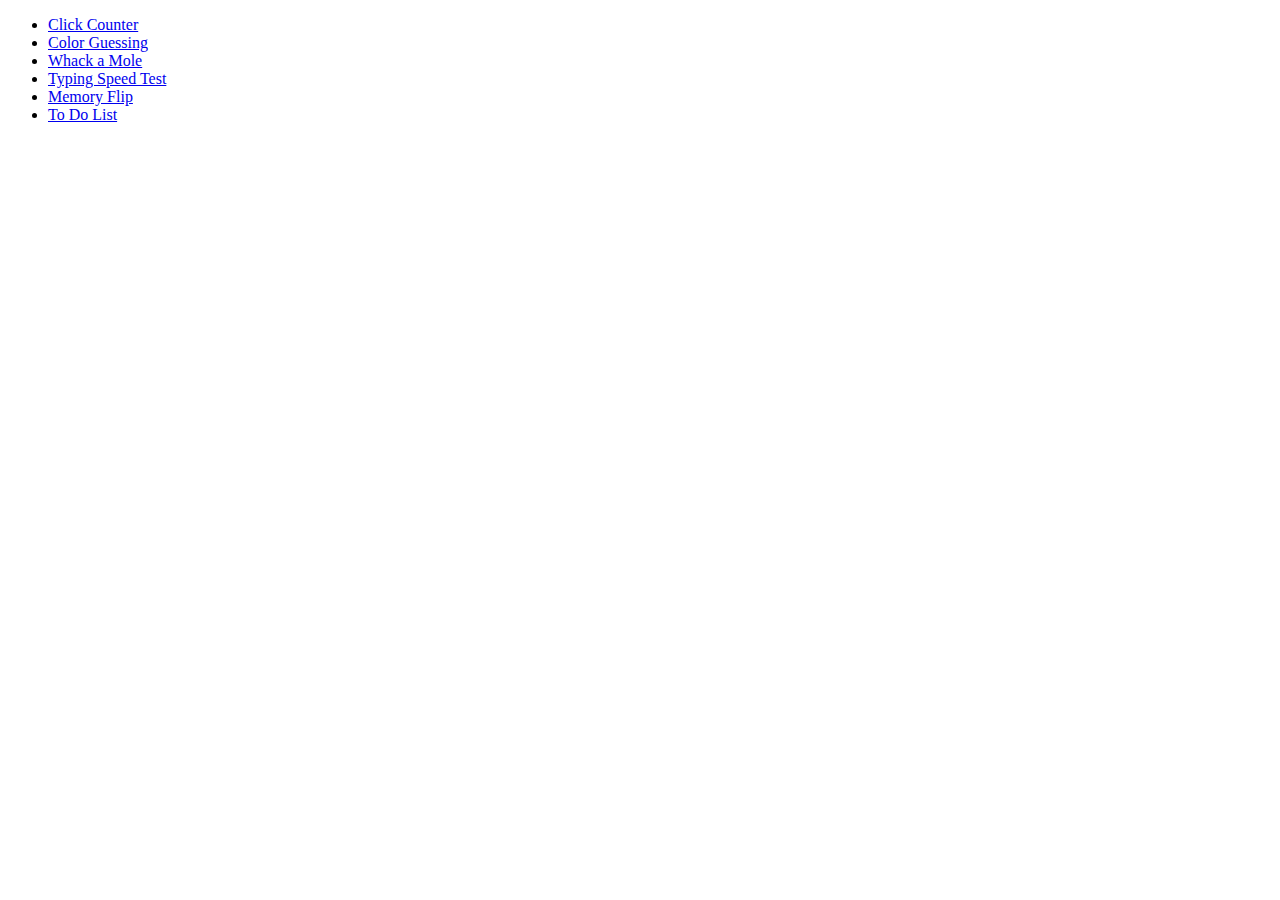
<file: index.html>
<!DOCTYPE html>
<html lang="en">
<head>
    <meta charset="UTF-8">
    <meta name="viewport" content="width=device-width, initial-scale=1.0">
    <title>Game</title>
</head>
<body>
    <div class="container">
        <ul>
            <li><a href="./01CounterClick/index.html">Click Counter</a></li>
            <li><a href="./02ColorGuessing/index.html">Color Guessing</a></li>
            <li><a href="./03Whack-a-Mole/index.html">Whack a Mole</a></li>
            <li><a href="./04TypingSpeedTest/index.html">Typing Speed Test</a></li>
            <li><a href="./05MemoryFlipCard/index.html">Memory Flip</a></li>
            <li><a href="./06ToDoChallenge/index.html">To Do List</a></li>
        </ul>
    </div>
</body>
</html>
</file>
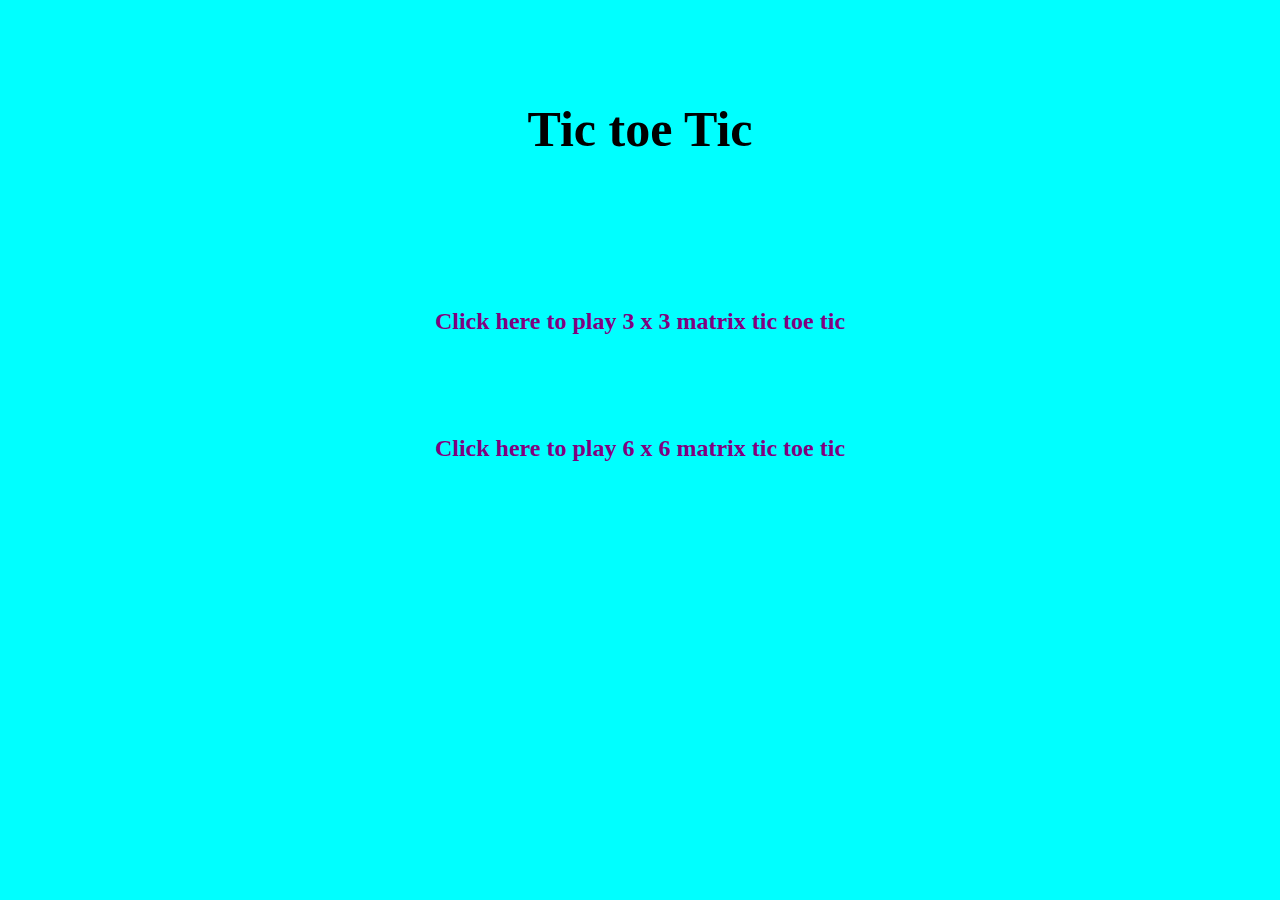
<file: 00Tic-Toe-Tic/index.html>
<!DOCTYPE html>
<html lang="en">
<head>
    <meta charset="UTF-8">
    <meta name="viewport" content="width=device-width, initial-scale=1.0">
    <title>Tic toe Tic</title>
    <link rel="stylesheet" href="style.css">
</head>
<body>
    <h1>Tic toe Tic</h1>

    <div>
        <div class="3">
            <h2><a href="./3-3.html">Click here to play 3 x 3 matrix tic toe tic</a></h2>
        </div>
        <div class="6">
            <h2><a href="./6-6.html">Click here to play 6 x 6 matrix tic toe tic</a></h2>
        </div>
    </div>
</body>
</html>
</file>
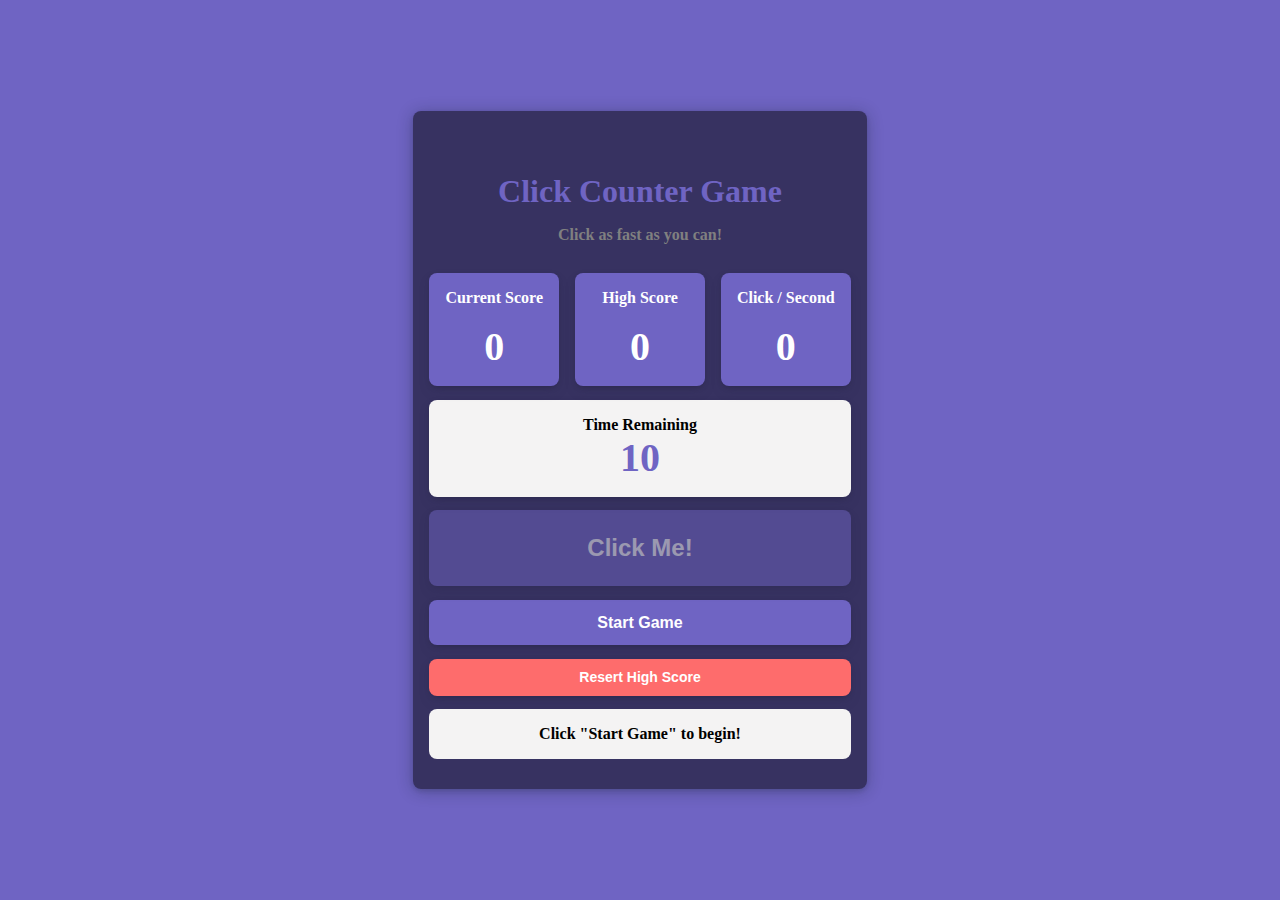
<file: 01CounterClick/index.html>
<!DOCTYPE html>
<html lang="en">

<head>
    <meta charset="UTF-8">
    <meta name="viewport" content="width=device-width, initial-scale=1.0">
    <title>Click Counter</title>
    <link rel="stylesheet" href="style.css">
</head>

<body>
    <div class="container">
        <div>
            <h1>Click Counter Game</h1>
            <p class="subtitle">Click as fast as you can!</p>
        </div>

        <!-- Score section -->
        <div class="score-section">
            <div class="score-box">
                <h2>Current Score</h2>
                <div id="currentScore" class="score">8</div>
            </div>
            <div class="score-box">
                <h2>High Score</h2>
                <div id="highScore" class="score">8</div>
            </div>
            <div class="score-box">
                <h2>Click / Second</h2>
                <div id="cpsScore" class="score">0.00</div>
            </div>
        </div>

        <!-- timer display -->
        <div class="timer-section">
            <h2>Time Remaining</h2>
            <div id="timer" class="timer">10</div>
        </div>

        <!-- Game buttons -->
        <div class="button-section">
            <button id="clickButton" class="click-btn" disabled>
                Click Me!
            </button>
            <button id="startButton" class="start-btn">
                Start Game
            </button>
            <button id="resetButton" class="reset-btn">
                Resert High Score
            </button>
            <div class="pauseResume">
                <button id="pauseButton" class="pauseResumeBtn" disabled>
                    Pause button
                </button>
                <button id="resumeButton" class="pauseResumeBtn" disabled>
                    Resume button
                </button>
            </div>
        </div>

        <!-- Game Status msg -->
        <div id="statusmessage" class="status-message">
            Click "Start Game" to begin!
        </div>
    </div>
    <div class="vdocontainer">
        <video src="https://cdn.pixabay.com/video/2019/10/09/27669-365224683_large.mp4" id="vdo" autoplay loop muted></video>
    </div>

    <script src="./script.js"></script>
</body>

</html>
</file>
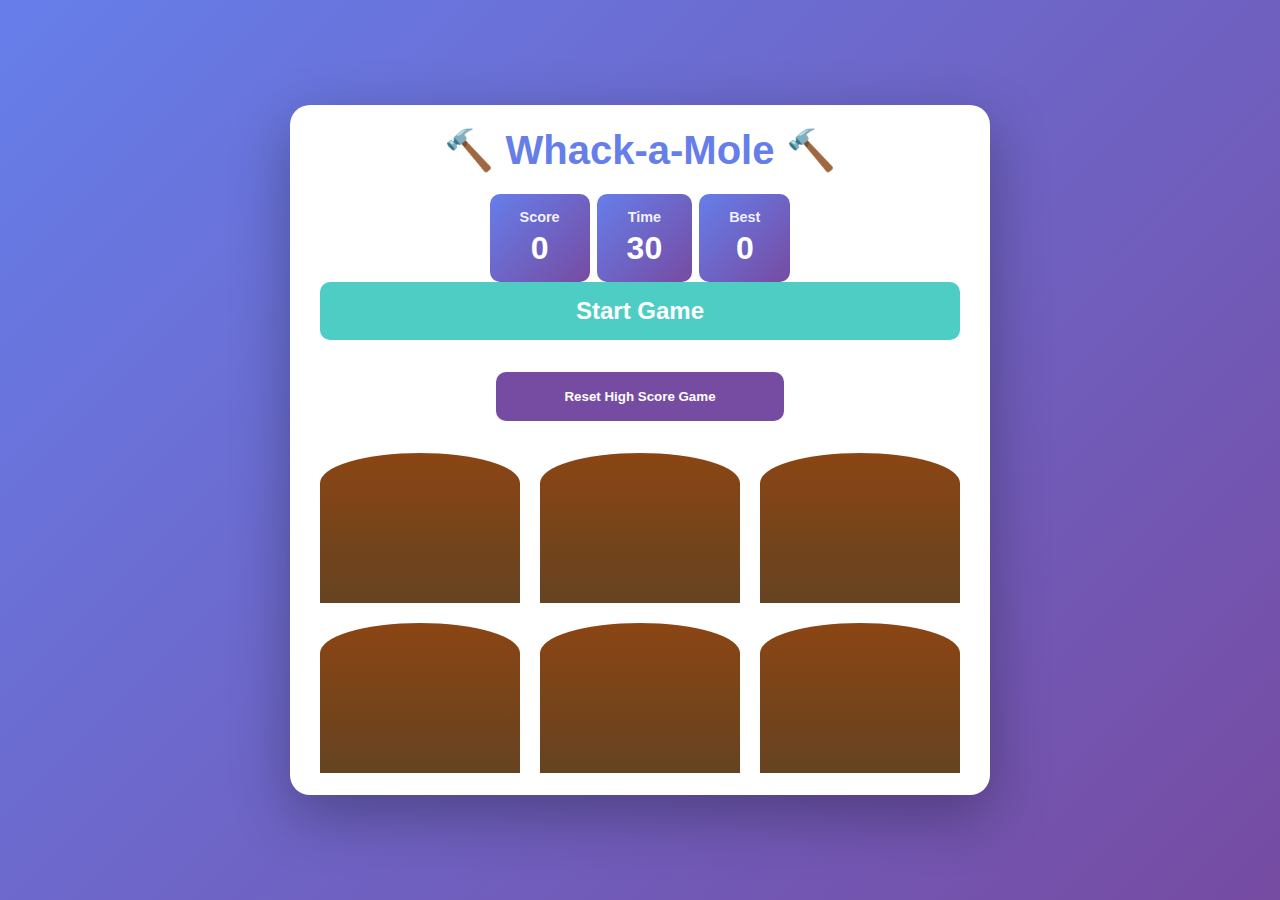
<file: 03Whack-a-Mole/index.html>
<!DOCTYPE html>
<html lang="en">
<head>
    <meta charset="UTF-8">
    <meta name="viewport" content="width=device-width, initial-scale=1.0">
    <title>Whack-a-Mole Game</title>
    <link rel="stylesheet" href="style.css">
</head>
<body>
    <div class="container">
        <h1>🔨 Whack-a-Mole 🔨</h1>
        
        <div class="scoreboard">
            <div class="score-box">
                <h3>Score</h3>
                <div id="score">0</div>
            </div>
            <div class="score-box">
                <h3>Time</h3>
                <div id="timeLeft">30</div>
            </div>
            <div class="score-box">
                <h3>Best</h3>
                <div id="maxScore">0</div>
            </div>
        </div>
        
        <button id="startBtn" class="start-btn">Start Game</button>
        
        <div class="additionalBtn">
            <button id="pauseBtn" class="pause-btn" disabled>Pause Game</button>
            <button id="resumeBtn" class="resume-btn" disabled>Resume Game</button>
            <button id="resetBtn" class="reset-btn">Reset High Score Game</button>
        </div>
        
        <div class="game-board">
            <div class="hole" id="hole1">
                <div class="mole"></div>
            </div>
            <div class="hole" id="hole2">
                <div class="mole"></div>
            </div>
            <div class="hole" id="hole3">
                <div class="mole"></div>
            </div>
            <div class="hole" id="hole4">
                <div class="mole"></div>
            </div>
            <div class="hole" id="hole5">
                <div class="mole"></div>
            </div>
            <div class="hole" id="hole6">
                <div class="mole"></div>
            </div>
        </div>
    </div>
    
    <script src="script.js"></script>
</body>
</html>
</file>
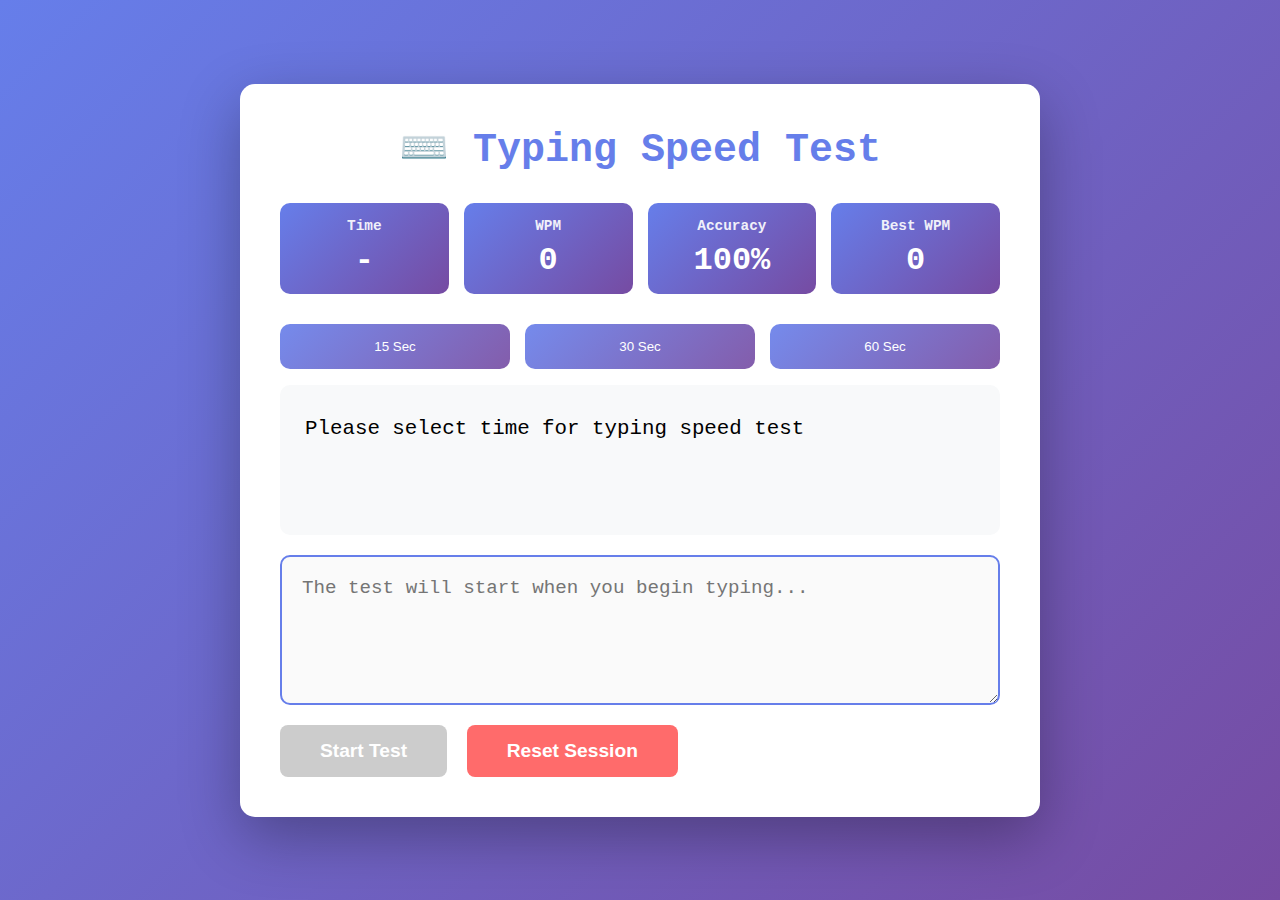
<file: 04TypingSpeedTest/index.html>
<!DOCTYPE html>
<html lang="en">

<head>
    <meta charset="UTF-8">
    <meta name="viewport" content="width=device-width, initial-scale=1.0">
    <title>Typing Speed Test</title>
    <link rel="stylesheet" href="style.css">
</head>

<body>
    <div class="container">
        <h1>⌨️ Typing Speed Test</h1>

        <div class="stats-bar">
            <div class="stat-box">
                <h3>Time</h3>
                <div id="timer">-</div>
            </div>
            <div class="stat-box">
                <h3>WPM</h3>
                <div id="wpm">0</div>
            </div>
            <div class="stat-box">
                <h3>Accuracy</h3>
                <div id="accuracy">100%</div>
            </div>
            <div class="stat-box">
                <h3>Best WPM</h3>
                <div id="bestWPM">0</div>
            </div>
        </div>

        <div class="time-select-bar">
            <button id="_15">15 Sec</button>
            <button id="_30">30 Sec</button>
            <button id="_60">60 Sec</button>
        </div>

        <div class="text-display" id="textDisplay">
            Please select time for typing speed test
        </div>

        <textarea id="typingArea" placeholder="The test will start when you begin typing..." disabled></textarea>

        <button id="startBtn" class="start-btn" disabled>Start Test</button>
        <button id="resetBtn" class="reset-btn">Reset Session</button>
    </div>

    <script src="script.js"></script>
</body>

</html>
</file>
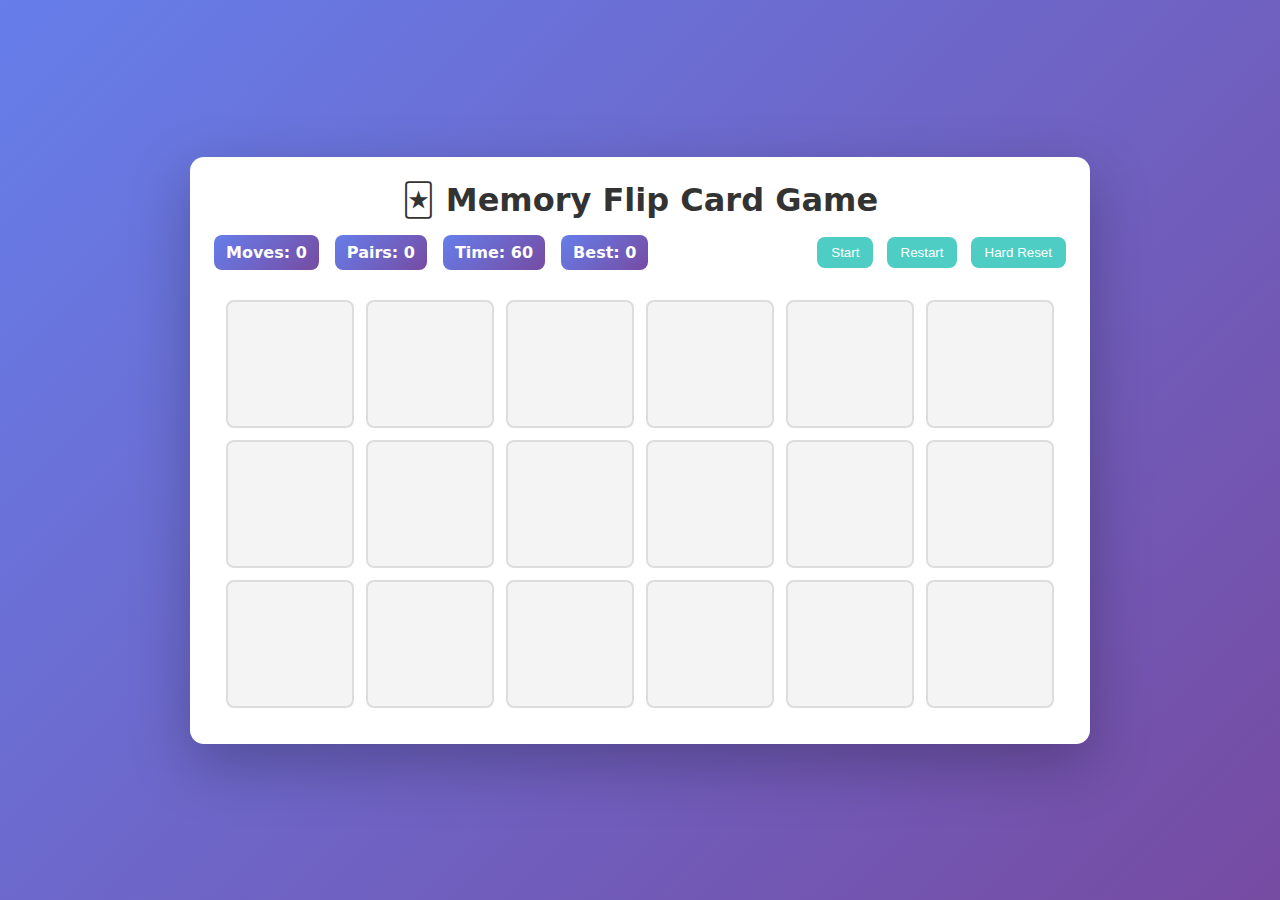
<file: 05MemoryFlipCard/index.html>
<!DOCTYPE html>
<html lang="en">
<head>
    <meta charset="utf-8" />
    <meta name="viewport" content="width=device-width,initial-scale=1" />
    <title>Memory Flip Card Game</title>
    <link rel="stylesheet" href="style.css" />
</head>
<body>
    <div class="container">
        <h1>🃏 Memory Flip Card Game</h1>

        <div class="controls">
            <div class="scoreboard">
                <div>Moves: <span id="moves">0</span></div>
                <div>Pairs: <span id="pairs">0</span></div>
                <div>Time: <span id="timeLeft">60</span></div>
                <div id="bestBadge">Best: <span id="bestScore">-</span></div>
            </div>

            <div class="buttons">
                <button id="startBtn">Start</button>
                <button id="restartBtn">Restart</button>
                <button id="resetBtn">Hard Reset</button>
            </div>
        </div>

        <div class="board" id="board"></div>

        <div id="countdownOverlay" class="overlay"></div>
    </div>

    <script src="script.js"></script>
</body>
</html>
</file>
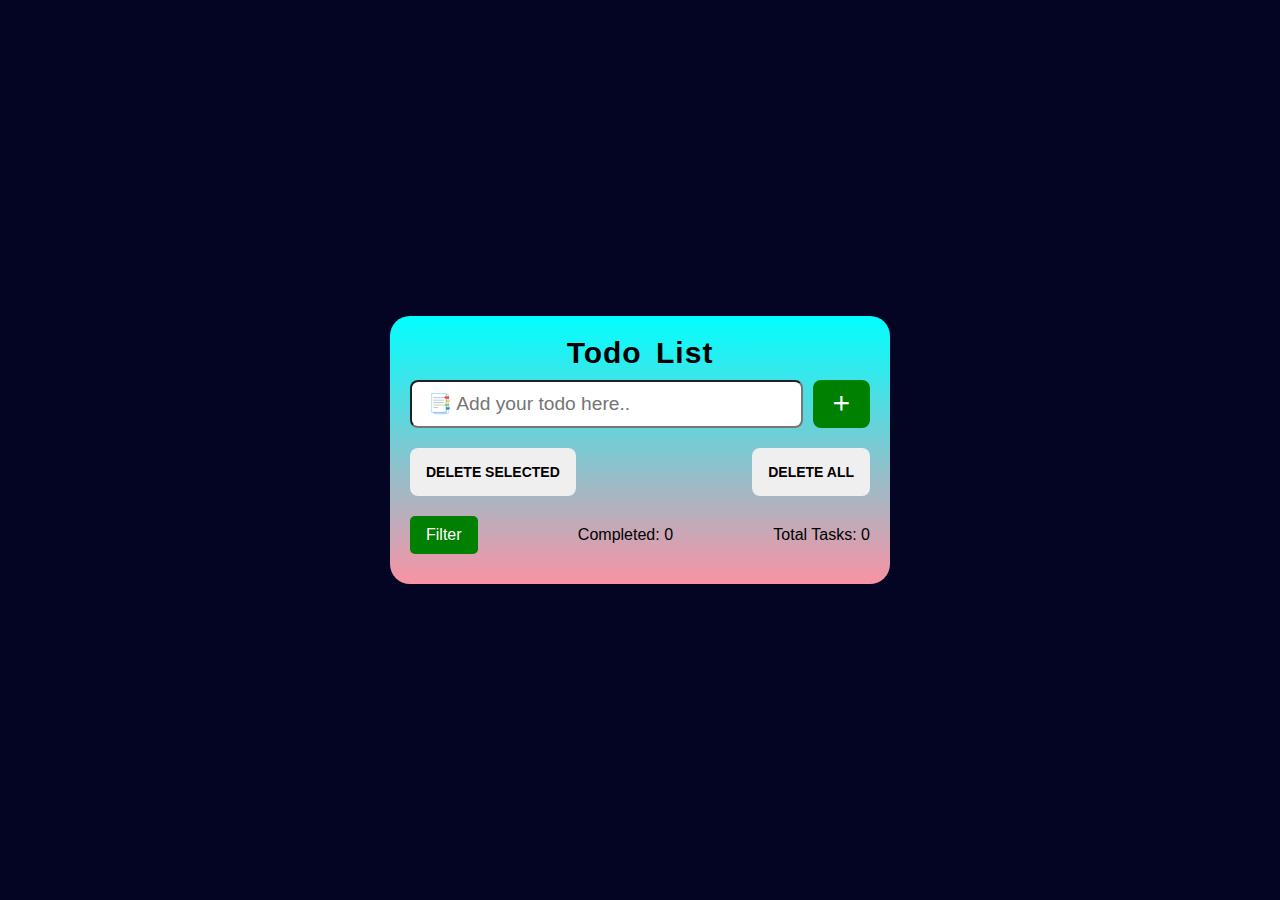
<file: 06ToDoChallenge/index.html>
<!DOCTYPE html>
<html lang="en" data-theme="bumblebee">

<head>
    <meta charset="UTF-8">
    <meta http-equiv="X-UA-Compatible" content="IE=edge">
    <meta name="viewport" content="width=device-width, initial-scale=1.0">
    <!-- css -->
    <link rel="stylesheet" href="style.css">
    <!--Icons-->
    <link href='https://unpkg.com/boxicons@2.1.2/css/boxicons.min.css' rel='stylesheet'>
    <link rel="icon" type="image/x-icon" href="to do.png">

    <title>Todolist</title>
</head>

<body>

    <!-- main todo container -->
    <div class="container">
        <!-- header that has input and add button -->
        <header>
            <h1>Todo List</h1>

            <div class="input-section">
                <input id="todo-input" type="text" placeholder="📑 Add your todo here.."
                    class="input w-full max-w-xs" />
                <button id="add-button" class="btn btn-add ">
                    <i class="bx bx-plus bx-sm"></i>
                </button>
            </div>
        </header>

        <!-- delete buttons -->

        <div class="todos-filter">

            <button id="delete-selected" class="btn btn-ghost delete-selected-btn">
                Delete Selected
            </button>
            <button id="delete-all" class="btn btn-ghost delete-all-btn">
                Delete All
            </button>
        </div>


        <!-- this is the dynamic content which dds ups all the todos -->
        <ul id="all-todos" class="todos-list">

        </ul>


        <!-- dropdown throgh which we can apply filters -->
        <div class="filters">
            <div class="dropdown">
                <button class="dropbtn">Filter</button>
                <div class="dropdown-content">
                    <a href="#" id="all">All</a>
                    <a href="#" id="rem">Pending</a>
                    <a href="#" id="com">Completed</a>
                </div>
            </div>

            <!-- value showing completed task and all -->
            <div class="completed-task">
                <p>Completed: <span id="c-count">0</span></p>
            </div>
            <div class="remaining-task">
                <p>Total Tasks: <span id="r-count">0</span></p>
            </div>
        </div>
    </div>

    <!-- JS -->
    <script src="script.js"></script>

</body>

</html>
</file>
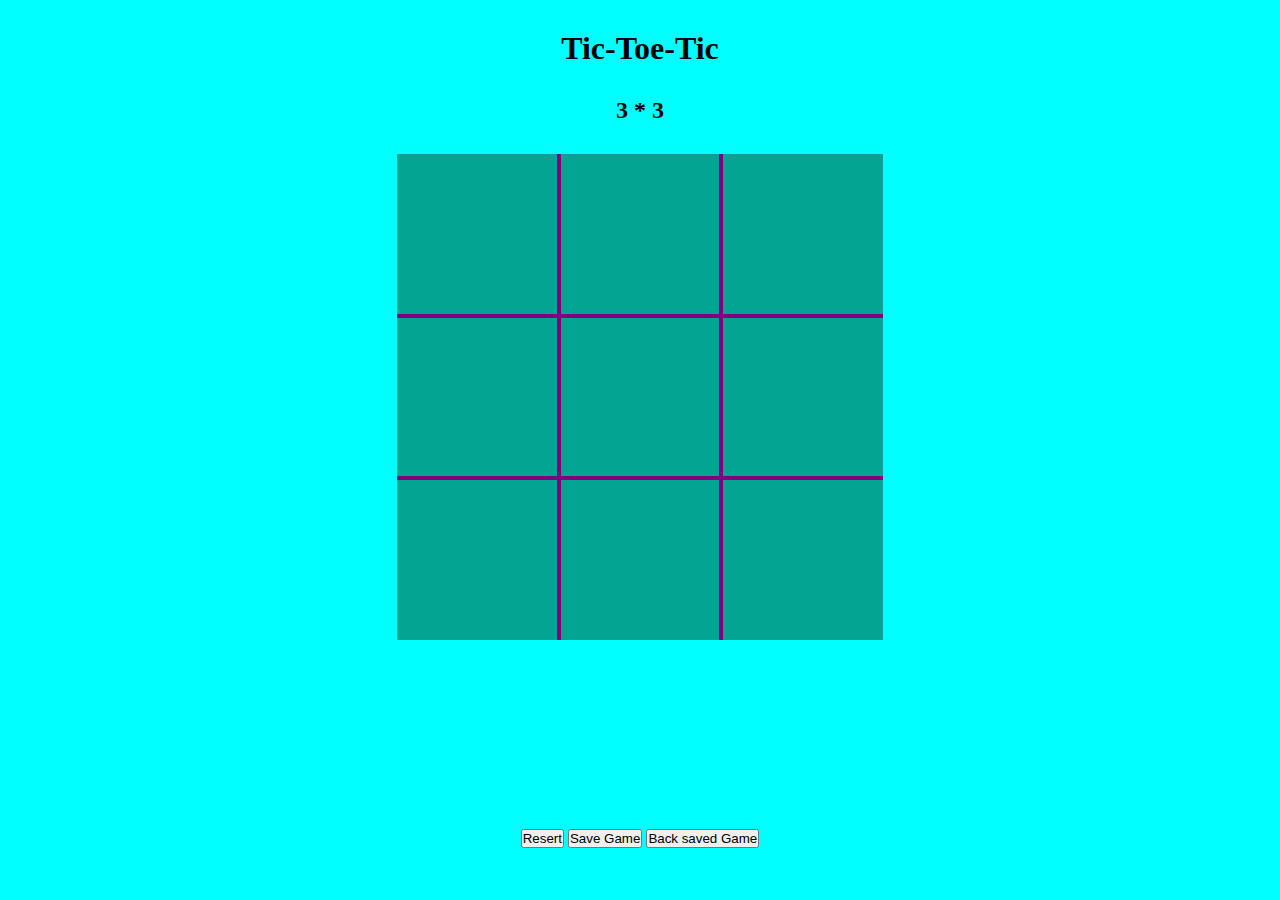
<file: 00Tic-Toe-Tic/3-3.html>
<!DOCTYPE html>
<html lang="en">
<head>
    <meta charset="UTF-8">
    <meta name="viewport" content="width=device-width, initial-scale=1.0">
    <title> 3 * 3</title>
    <link rel="stylesheet" href="style3.css">
</head>
<body>
    <h1 class="head">Tic-Toe-Tic</h1>
    <h2 class="head">3 * 3</h2>
    <div class="container">
        <div class="game">
            <button class="btn l t"></button>
            <button class="btn t"></button>
            <button class="btn t r "></button>
            <button class="btn l"></button>
            <button class="btn"></button>
            <button class="btn r"></button>
            <button class="btn b l"></button>
            <button class="btn b"></button>
            <button class="btn b r"></button>
            <div class="winner">
                <div class="winnerprint"></div>
            </div>
        </div>
    </div>
    <button class="resert">Resert</button>
    <button id="saveSession">Save Game</button>
    <button id="backSave">Back saved Game</button>

    <script src="./script3.js"></script>
</body>
</html>
</file>
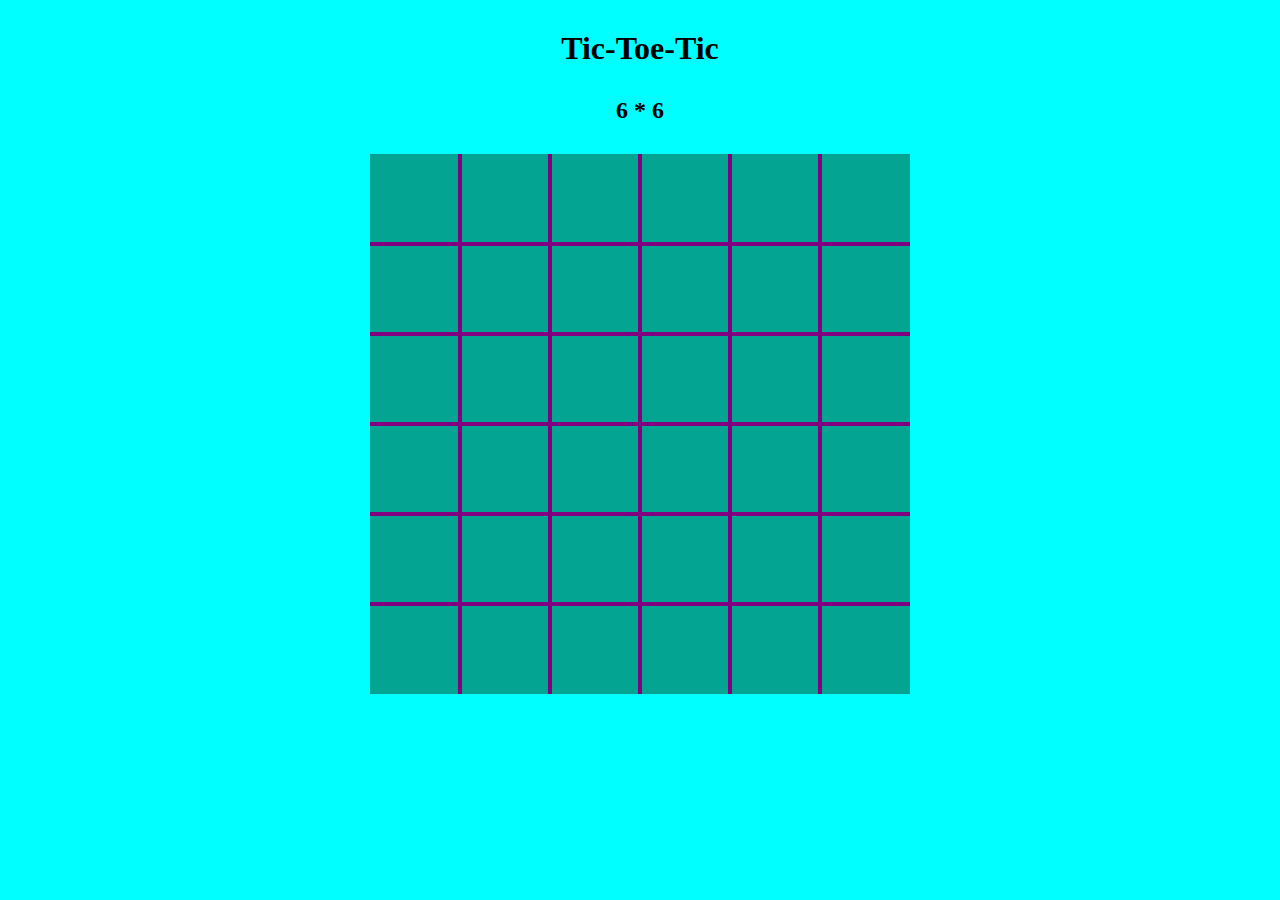
<file: 00Tic-Toe-Tic/6-6.html>
<!DOCTYPE html>
<html lang="en">
<head>
    <meta charset="UTF-8">
    <meta name="viewport" content="width=device-width, initial-scale=1.0">
    <title>6 * 6</title>
    <link rel="stylesheet" href="style6.css">
</head>
<body>
    <h1 class="head">Tic-Toe-Tic</h1>
    <h2 class="head">6 * 6</h2>
    <div class="container">
        <div class="game">
            <button class="btn t l"></button>
            <button class="btn t"></button>
            <button class="btn t"></button>
            <button class="btn t"></button>
            <button class="btn t"></button>
            <button class="btn r t"></button>
            <button class="btn l"></button>
            <button class="btn"></button>
            <button class="btn"></button>
            <button class="btn"></button>
            <button class="btn"></button>
            <button class="btn r"></button>
            <button class="btn l"></button>
            <button class="btn"></button>
            <button class="btn"></button>
            <button class="btn"></button>
            <button class="btn"></button>
            <button class="btn r"></button>
            <button class="btn l"></button>
            <button class="btn"></button>
            <button class="btn"></button>
            <button class="btn"></button>
            <button class="btn"></button>
            <button class="btn r"></button>
            <button class="btn l"></button>
            <button class="btn"></button>
            <button class="btn"></button>
            <button class="btn"></button>
            <button class="btn"></button>
            <button class="btn r"></button>
            <button class="btn b l"></button>
            <button class="btn b"></button>
            <button class="btn b"></button>
            <button class="btn b"></button>
            <button class="btn b"></button>
            <button class="btn r b"></button>
            
        </div>
        <div class="winner">
            <div class="winnerprint"></div>
        </div>
    </div>
    <!-- <button class="resert">Resert</button> -->

    <script src="./script6.js"></script>
</body>
</html>
</file>
<file: 00Tic-Toe-Tic/style.css>
*{
    margin: 0;
    padding: 0;
}
body{
    background-color: aqua;
    text-align: center;
}

h1{
    padding: 100px;
    font-size: 50px;
}

h2{
    padding: 50px;
}

a{
    text-decoration: none;
    color: purple;
}
a:hover{
    zoom: 1.1;
    color: rgb(225, 13, 225);
}
</file>
<file: 01CounterClick/style.css>
:root{
    --primary-color: rgba(111, 100, 195,1);
    --margin-all: 0.85rem 0;
}

*{
    margin: 0;
    padding: 0;
}

.container > div{
    margin: var(--margin-all);
}


h1{
    padding: 1em 0 0;
    color: var(--primary-color);
    opacity: 1;
}

.subtitle{
    padding: 1em 0;
    color: gray;
    font-weight: 550;
}
body{
    display: flex;
    justify-content: center;
    align-items: center;
    background-color: var(--primary-color);
    min-height: 100vh;
}

h2{
    margin: 0;
    padding: 0;
    font-size: 1em;
}
.container{
    background-color: rgba(0, 0, 0, 0.5);
    border-radius: 0.5em;
    padding: 1rem;
    text-align: center;
    width: 30vw;
    min-width: fit-content;
    box-shadow: rgba(14, 30, 37, 0.12) 0px 2px 4px 0px, rgba(14, 30, 37, 0.32) 0px 2px 16px 0px;
}

.score-section{
    display: grid;
    grid-template-columns: repeat(3,1fr);
    gap: 1rem;
}
.score-box{
    background-color: var(--primary-color);
    padding: 1rem;
    border-radius: 0.5em;
    box-shadow: rgba(50, 50, 93, 0.25) 0px 6px 12px -2px, rgba(0, 0, 0, 0.3) 0px 3px 7px -3px;
}
.score-box h2{
    color: white;
}
.score{
    padding: 1rem 0 0;
    font-size: 2.5em;
    font-weight: bolder;
    color: white;
}


.timer-section{
    width: 100%;
    background-color: #f4f3f3;
    border-radius: 0.5em;
    padding: 1rem 0;
    box-shadow: rgba(50, 50, 93, 0.25) 0px 6px 12px -2px, rgba(0, 0, 0, 0.3) 0px 3px 7px -3px;
}
.timer{
    font-size: 2.5rem;
    font-weight: bold;
    color: var(--primary-color);
}

.button-section button{
    border: none;
    border-radius: 0.5rem;
    margin: var(--margin-all);
    box-shadow: rgba(50, 50, 93, 0.25) 0px 6px 12px -2px, rgba(0, 0, 0, 0.3) 0px 3px 7px -3px;
    transition: all 0.1s ease-in;
    cursor: pointer;
}
.button-section>button{
    display: block;
    width: 100%;
}
#clickButton{
    font-size: 1.5em;
    padding: 1em;
    background-color: var(--primary-color);
    color: white;
    font-weight: bolder;
}
#startButton{
    background-color: var(--primary-color);
    color: white;
    font-weight: bold;
    font-size: 1em;
    padding: 0.85em;
}
#resetButton{
    font-size: 0.875em;
    font-weight: 550;
    background-color: rgb(254, 108, 108);
    color: white;
    padding: 0.75em;
}

#statusmessage{
    padding: 1em;
    background-color: #f4f3f3;
    border-radius: 0.5em;
    padding: 1rem 0;
    font-weight: bolder;
}

.button-section button:enabled:hover{
    box-shadow: rgba(50, 50, 93, 0.25) 0px 30px 60px -12px, rgba(0, 0, 0, 0.3) 0px 18px 36px -18px;
    scale: 1.02;
}
.button-section button:active{
    scale: 1;
}
#clickButton:enabled{
    background-color: var(--primary-color);
}
#startButton:disabled,#clickButton:disabled{
    opacity: 0.5;
}

.pauseResumeBtn{
    background-color: var(--primary-color);
    color: white;
    font-weight: bold;
    font-size: 0.85em;
    padding: 0.85em;
    width: 45%;
        
}
#pauseButton:disabled{
    display: none;
}
#resumeButton:disabled{
    display: none;
}


#vdo{
    position: absolute;
    top: 0;
    left: 0;
    width: 100%;
    height: 100%;
    z-index: -2;
    margin: 0;
    padding: 0;
    overflow: hidden;
    object-fit: fill;
    opacity: 0;
}
</file>
<file: 03Whack-a-Mole/style.css>
* {
    margin: 0;
    padding: 0;
    box-sizing: border-box;
}

body {
    font-family: 'Arial', sans-serif;
    background: linear-gradient(135deg, #667eea 0%, #764ba2 100%);
    min-height: 100vh;
    display: flex;
    justify-content: center;
    align-items: center;
    padding: 10px;
}

.container {
    background: white;
    border-radius: 20px;
    padding: 22px 30px;
    box-shadow: 0 20px 60px rgba(0, 0, 0, 0.3);
    max-width: 700px;
    width: 100%;
}

h1 {
    text-align: center;
    color: #667eea;
    font-size: 2.5em;
    margin-bottom: 20px;
}

.scoreboard {
    display: flex;
    gap: 7px;
    justify-content: center;
    flex-wrap: wrap;
}

.score-box {
    background: linear-gradient(135deg, #667eea 0%, #764ba2 100%);
    color: white;
    padding: 15px 30px;
    border-radius: 10px;
    text-align: center;
}

.score-box h3 {
    font-size: 0.9em;
    margin-bottom: 5px;
    opacity: 0.9;
}

.score-box div {
    font-size: 2em;
    font-weight: bold;
}

.start-btn {
    display: block;
    width: 100%;
    padding: 15px;
    font-size: 1.5em;
    font-weight: bold;
    background: #4ECDC4;
    color: white;
    border: none;
    border-radius: 10px;
    cursor: pointer;
    margin-bottom: 20px;
    transition: all 0.3s;
}

.start-btn:hover {
    background: #45b8b0;
    transform: translateY(-2px);
}

.start-btn:disabled {
    background: #ccc;
    cursor: not-allowed;
}

.game-board {
    display: grid;
    grid-template-columns: repeat(3, 1fr);
    gap: 20px;
}

.hole {
    width: 100%;
    height: 150px;
    background: linear-gradient(to bottom, #8B4513 0%, #654321 100%);
    border-radius: 50% 50% 0 0 / 20% 20% 0 0;
    position: relative;
    overflow: hidden;
    cursor: url('https://cdn.custom-cursor.com/db/6022/32/sonic-amy-rose-and-pico-pico-hammer-cursor.png'), default;
}

.mole {
    width: 80%;
    height: 80%;
    background: #8B4513;
    border-radius: 50%;
    position: absolute;
    bottom: -100%;
    left: 50%;
    transform: translateX(-50%);
    transition: bottom 0.2s;
}

.mole::before {
    content: '🐹';
    font-size: 3em;
    position: absolute;
    top: 50%;
    left: 50%;
    transform: translate(-50%, -50%);
}

.mole.up {
    bottom: 20%;
}

.mole.bonked {
    bottom: -100%;
}



.additionalBtn {
    display: flex;
    justify-content: space-around;
    margin: 2em 0;
}

.additionalBtn button {
    display: block;
    width: 45%;
    padding: 1.25em;
    font-weight: 700;
    transition: 0.2s all ease;
    font-weight: bold;
    background: #764ba2;
    color: white;
    border: none;
    border-radius: 10px;
}

.additionalBtn button:hover {
    transform: translateY(-2px);
}

.additionalBtn button:disabled {
    display: none;
}

.msgBox {
    text-align: center;
    padding: 1em;
}

.lastScoreBox {
    display: none;
}

@media (max-width: 600px) {
    .game-board {
        grid-template-columns: repeat(2, 1fr);
    }

    .hole {
        height: 120px;
    }
}
</file>
<file: 04TypingSpeedTest/style.css>
* {
    margin: 0;
    padding: 0;
    box-sizing: border-box;
}

body {
    font-family: 'Courier New', monospace;
    background: linear-gradient(135deg, #667eea 0%, #764ba2 100%);
    min-height: 100vh;
    display: flex;
    justify-content: center;
    align-items: center;
    padding: 20px;
}

.container {
    background: white;
    border-radius: 15px;
    padding: 40px;
    max-width: 800px;
    width: 100%;
    box-shadow: 0 20px 60px rgba(0, 0, 0, 0.3);
}

h1 {
    text-align: center;
    color: #667eea;
    margin-bottom: 30px;
    font-size: 2.5em;
}

.stats-bar {
    display: grid;
    grid-template-columns: repeat(4, 1fr);
    gap: 15px;
    margin-bottom: 30px;
}

.stat-box {
    background: linear-gradient(135deg, #667eea 0%, #764ba2 100%);
    color: white;
    padding: 15px;
    border-radius: 10px;
    text-align: center;
}

.stat-box h3 {
    font-size: 0.9em;
    margin-bottom: 8px;
    opacity: 0.9;
}

.stat-box div {
    font-size: 2em;
    font-weight: bold;
}

.text-display {
    background: #f8f9fa;
    padding: 25px;
    border-radius: 10px;
    font-size: 1.3em;
    line-height: 1.8;
    margin-bottom: 20px;
    min-height: 150px;

    position: relative;
}

.text-display .correct {
    color: green;
}

.text-display .incorrect {
    color: red;
    background: #ffcccc;
}

.text-display .current {
    background: #667eea;
    color: white;
}

#typingArea {
    width: 100%;
    padding: 20px;
    font-size: 1.2em;
    border: 2px solid #667eea;
    border-radius: 10px;
    resize: vertical;
    min-height: 150px;
    font-family: 'Courier New', monospace;
    margin-bottom: 15px;
}

#typingArea:focus {
    outline: none;
    border-color: #764ba2;
    box-shadow: 0 0 10px rgba(102, 126, 234, 0.3);
}

.start-btn, .reset-btn {
    padding: 15px 40px;
    font-size: 1.2em;
    font-weight: bold;
    border: none;
    border-radius: 8px;
    cursor: pointer;
    transition: all 0.3s;
    margin-right: 10px;
}

.start-btn {
    background: #4ECDC4;
    color: white;
}

.start-btn:hover {
    background: #45b8b0;
    transform: translateY(-2px);
}

.start-btn:disabled {
    background: #ccc;
    cursor: not-allowed;
}

.reset-btn {
    background: #ff6b6b;
    color: white;
}

.reset-btn:hover {
    background: #ee5a5a;
}


.time-select-bar{
    display: grid;
    grid-template-columns: repeat(3,1fr);
    gap: 15px;
    margin: 1em 0;
}
.time-select-bar button{
    border: none;
    background: linear-gradient(135deg, rgba(102, 126, 234,0.9) 0%, rgba(118, 75, 162,0.9) 100%);
    color: white;
    padding: 15px;
    border-radius: 10px;
    text-align: center;
    transition: 0.2s all ease-in;
}
.time-select-bar button:hover{
    transform: translateY(-2px);
    background: linear-gradient(135deg, rgb(102, 126, 234) 0%, rgb(118, 75, 162) 100%);
}
.time-select-bar button:active{
    transform: translateY(0px);
}

#kt{
    position: absolute;
    bottom: 0;
    right: 5px;
    transition: 0.2s ease-in all;
    font-size: 1rem;
    color: #667eea;
    font-weight: bold;
}

@media (max-width: 768px) {
    .stats-bar {
        grid-template-columns: repeat(2, 1fr);
    }
    
    h1 {
        font-size: 2em;
    }
}
</file>
<file: 05MemoryFlipCard/style.css>
* {
    box-sizing: border-box;
    margin: 0;
    padding: 0
}

body {
    font-family: Inter, system-ui, Segoe UI, Arial;
    background: linear-gradient(135deg, #667eea 0%, #764ba2 100%);
    min-height: 100vh;
    display: flex;
    align-items: center;
    justify-content: center;
    padding: 20px
}

.container {
    background: #fff;
    border-radius: 14px;
    padding: 24px;
    width: 100%;
    max-width: 900px;
    box-shadow: 0 20px 60px rgba(0, 0, 0, .25)
}

h1 {
    color: #333;
    text-align: center;
    margin-bottom: 16px
}

.controls {
    display: flex;
    justify-content: space-between;
    align-items: center;
    margin-bottom: 18px
}

.scoreboard {
    display: flex;
    gap: 16px;
    align-items: center
}

.scoreboard div {
    background: linear-gradient(135deg, #667eea, #764ba2);
    color: #fff;
    padding: 8px 12px;
    border-radius: 8px;
    font-weight: 600
}

.buttons button {
    margin-left: 8px;
    padding: 8px 14px;
    border-radius: 8px;
    border: none;
    background: #4ECDC4;
    color: #fff;
    cursor: pointer
}
.buttons button:disabled{
    opacity: 0.7;
}

.board {
    display: grid;
    grid-template-columns: repeat(6, 1fr);
    gap: 12px;
    padding: 12px
}

.card {
    position: relative;
    padding-top: 100%;
    cursor: pointer;
    perspective: 800px
}

.card .inner {
    position: absolute;
    inset: 0;
    transition: transform .5s;
    transform-style: preserve-3d
}

.card.flipped .inner {
    transform: rotateY(180deg)
}

.card .front,
.card .back {
    position: absolute;
    inset: 0;
    border-radius: 8px;
    display: flex;
    align-items: center;
    justify-content: center;
    backface-visibility: hidden;
    font-size: 1.2rem
}

.card .front {
    background: #f4f4f4;
    border: 2px solid #ddd
}

.card .back {
    background: #667eea;
    color: #fff;
    transform: rotateY(180deg)
}

.card.matched .inner {
    box-shadow: 0 8px 20px rgba(78, 205, 196, .25);
    outline: 4px solid rgba(78, 205, 196, .12)
}

.card.mismatch {
    animation: shake .4s
}

.overlay {
    position: fixed;
    left: 50%;
    top: 50%;
    transform: translate(-50%, -50%);
    padding: 20px 28px;
    border-radius: 10px;
    background: rgba(0, 0, 0, .65);
    color: #fff;
    font-size: 36px;
    display: none
}

.overlay.visible {
    display: block
}

@keyframes shake {
    0% {
        transform: translateX(0)
    }

    25% {
        transform: translateX(-6px)
    }

    50% {
        transform: translateX(6px)
    }

    75% {
        transform: translateX(-4px)
    }

    100% {
        transform: translateX(0)
    }
}

@media(max-width:800px) {
    .board {
        grid-template-columns: repeat(4, 1fr)
    }
}

@media(max-width:480px) {
    .board {
        grid-template-columns: repeat(3, 1fr)
    }
}
</file>
<file: 06ToDoChallenge/style.css>
@import url('https://fonts.googleapis.com/css2?family=Poppins:wght@200;300;400;500;600;800;900&display=swap');

/* for whole documents */
* {
    margin: 0;
    padding: 0;
    box-sizing: border-box;
    font-family: 'Franklin Gothic Medium', 'Arial Narrow', Arial, sans-serif;
}

/* for hide scroll bar */
::-webkit-scrollbar {
    display: none;
}

body {
    position: relative;
    min-height: 100vh;
    display: flex;
    justify-content: center;
    align-items: center;
    background-color: rgb(4, 4, 35);
}



.container {
    display: flex;
    align-items: center;
    justify-content: center;
    flex-direction: column;
    margin: 0 400px;
    min-width: 500px;
    max-width: 1000px;
    background-image: linear-gradient(aqua, rgb(249, 146, 164));
    border-radius: 20px;
    padding: 20px;
}
/* header */

.container header {
    display: flex;
    justify-content: center;
    align-items: center;
    flex-direction: column;
    width: 100%;
    margin-bottom: 20px;
}

header h1 {
    font-size: 30px;
    font-weight: bolder;
    margin-bottom: 10px;
    letter-spacing: 1px;
    word-spacing: 5px;
}


/* input-section */

header .input-section {
    width: 100%;
    display: flex;
    flex-direction: row;
    justify-content: space-between;
    align-items: center;
    width: 100%;
    height: 100%;
}

.input-section input {
    margin-right: 10px;
    max-width: 100%;
}
.max-w-xs {
    max-width: 20rem;
}
.w-full {
    width: 100%;
}

.input {
    border-radius: 0.5rem;
    height: 3rem;
    border-width: 2px black solid;
    flex-shrink: 1;
    padding: 0rem 1rem;
    font-size: 1.2rem;
    line-height: 2;
}

/* todofilters */

.todos-filter,
.filters {
    display: flex;
    justify-content: space-between;
    align-items: center;
    width: 100%;
    height: 100%;
    margin-bottom: 10px;
}
.filters {
    margin-top: 10px;
}


.todos-list {
    display: flex;
    flex-direction: column;
    justify-content: space-between;
    align-items: center;
    min-height: 100%;
    max-height: 54vh;
    overflow-y: scroll;
    width: 100%;
}

.todos-list .todo-item {
    display: flex;
    flex-direction: row;
    justify-content: space-between;
    align-items: center;
    padding: 10px;
    width: 100%;
}

.todo-item {
    background-color: wheat;
    border-radius: 12px;
    margin-bottom: 5px;
}
.todo-item p {
    margin-right: 10px;
    font-size: 1.4rem;
}

.todo-item .todo-actions {
    display: flex;
    flex-direction: row;
    align-items: center;
    justify-content: end;
    width: 100%;
    height: 100%;
}

.todo-actions button:not(:last-child) {
    margin-right: 10px;
}

.di, .ci {
    pointer-events: none;
}


.line {
    text-decoration: line-through;
}


/*buttons styling*/
.btn {
    cursor: pointer;
    user-select: none;
    border: none;
    outline: none;
    text-align: center;
    border-radius: 0.5rem;
    height: 3rem;
    min-height: 3rem;
    text-transform: uppercase;
    border-width: 1px;
    animation: button-pop var(--animation-btn, .25s)ease-in-out;
    flex-wrap: wrap;
    flex-shrink: 0;
    justify-content: center;
    align-items: center;
    padding-left: 1rem;
    padding-right: 1rem;
    font-size: .875rem;
    font-weight: 600;
    line-height: 1em;
    text-decoration-line: none;
    transition: .2s all cubic-bezier(.4, 0, .2, 1);
    display: inline-flex;
}

.btn:hover {
    background-color: rgb(108, 109, 110);
    color: white;
}


.btn-add {
    background-color: green;
    color: white
}

.btn-add:hover {
    background-color: white;
    color: rgb(255, 221, 0);
}

.btn-success {
    opacity: 1;
    background-color: rgb(50, 177, 50);
    color: white
}

.btn-success:hover {
    background-color: white;
    color: rgb(50, 177, 50);
}

.btn-error {
    opacity: 1;
    background-color: rgb(246, 77, 4);
    color: white
}

.btn-error:hover {
    background-color: white;
    color: rgb(246, 77, 4);
}

/*
dropdown*/
.dropbtn {
    background-color: green;
    color: white;
    padding: 10px 16px;
    font-size: 16px;
    border: none;
    cursor: pointer;
    border-radius: 5px;
}

.dropdown {
    position: relative;
    display: inline-block;
}

.dropdown-content {
    display: none;
    position: absolute;
    background-color: #f9f9f9;
    min-width: 160px;
    box-shadow: 0px 8px 16px 0px rgba(0, 0, 0, 0.2);
    z-index: 1;
}

.dropdown-content a {
    color: black;
    padding: 12px 16px;
    text-decoration: none;
    display: block;
}

.dropdown-content a:hover {
    background-color: #f1f1f1
}

.dropdown:hover .dropdown-content {
    display: block;
}

.dropdown:hover .dropbtn {
    background-color: white;
    color: yellowgreen;
}



/* Responsive */
@media only screen and (max-width: 530px) {
    .container {
        margin: 0 20px;
        max-width: 96%;
        min-width: 96%;
    }
}
</file>
<file: 00Tic-Toe-Tic/style3.css>
*{
    margin: 0;
    padding: 0;
}
body{
    background-color: aqua;
    text-align: center;
}

.container{
    height: 75vmin;
    width: 100%;
    display: flex;
    justify-content: center;
    /* border: 1px solid salmon; */
}

.head{
    margin: 30px 0;
}
.game{
    height: 60vmin;
    width: 60vmin;
    display: flex;
    justify-content: center;
    align-items: center;
    flex-wrap: wrap;
    padding-bottom: 0;
}

.btn{
    height: 18vmin;
    width: 18vmin;  
    font-size: 50px;  
    border-radius: 0;
    background-color: rgb(3, 165, 146);
    border: 2px solid purple;
}

.btn:hover{
    background-color: rgb(2, 148, 131);
}


.btn:disabled{
    opacity: 1;
    background-color: rgb(3, 165, 146);
    color: black;
    border: 2px solid purple;
}


.winnerprint{
    margin-top: 20px;
    height: 15vmin;
    width: 50vmin;
    font-size: 25px;
}


.l{
    border-left: none;
}

.r{
    border-right: none;
}

.t{
    border-top: none;
}

.b{
    border-bottom: none;
}

.l:disabled{
    border-left: none;
}

.r:disabled{
    border-right: none;
}

.t:disabled{
    border-top: none;
}

.b:disabled{
    border-bottom: none;
}
</file>
<file: 00Tic-Toe-Tic/style6.css>
*{
    margin: 0;
    padding: 0;
    box-sizing: border-box;
}
body{
    background-color: aqua;
    text-align: center;
}

.container{
    height: 75vmin;
    width: 100%;
    display: flex;
    align-items: center;
    flex-direction: column;
}

.head{
    margin: 30px 0;
}

.game{
    height: 60vmin;
    width: 60vmin;
    display: flex;
    justify-content: center;
    align-items: center;
    flex-wrap: wrap;
    padding-bottom: 0;
    margin: 0;
    padding: 0;
}

.btn{
    height: 10vmin;
    width: 10vmin;  
    font-size: 40px;  
    border-radius: 0;
    background-color: rgb(3, 165, 146);
    border: 2px solid purple;
}
.btn:hover{
    background-color: rgb(2, 148, 131);
}
.btn:disabled{
    opacity: 1;
    background-color: rgb(3, 165, 146);
    color: black;
    border: 2px solid purple;
}


.winnerprint{
    margin-top: 20px;
    height: 7vh;
    width: 50vmin;
    font-size: 25px;
}

.l{
    border-left: none;
}
.r{
    border-right: none;
}
.t{
    border-top: none;
}
.b{
    border-bottom: none;
}

.l:disabled{
    border-left: none;
}
.r:disabled{
    border-right: none;
}
.t:disabled{
    border-top: none;
}
.b:disabled{
    border-bottom: none;
}
</file>
